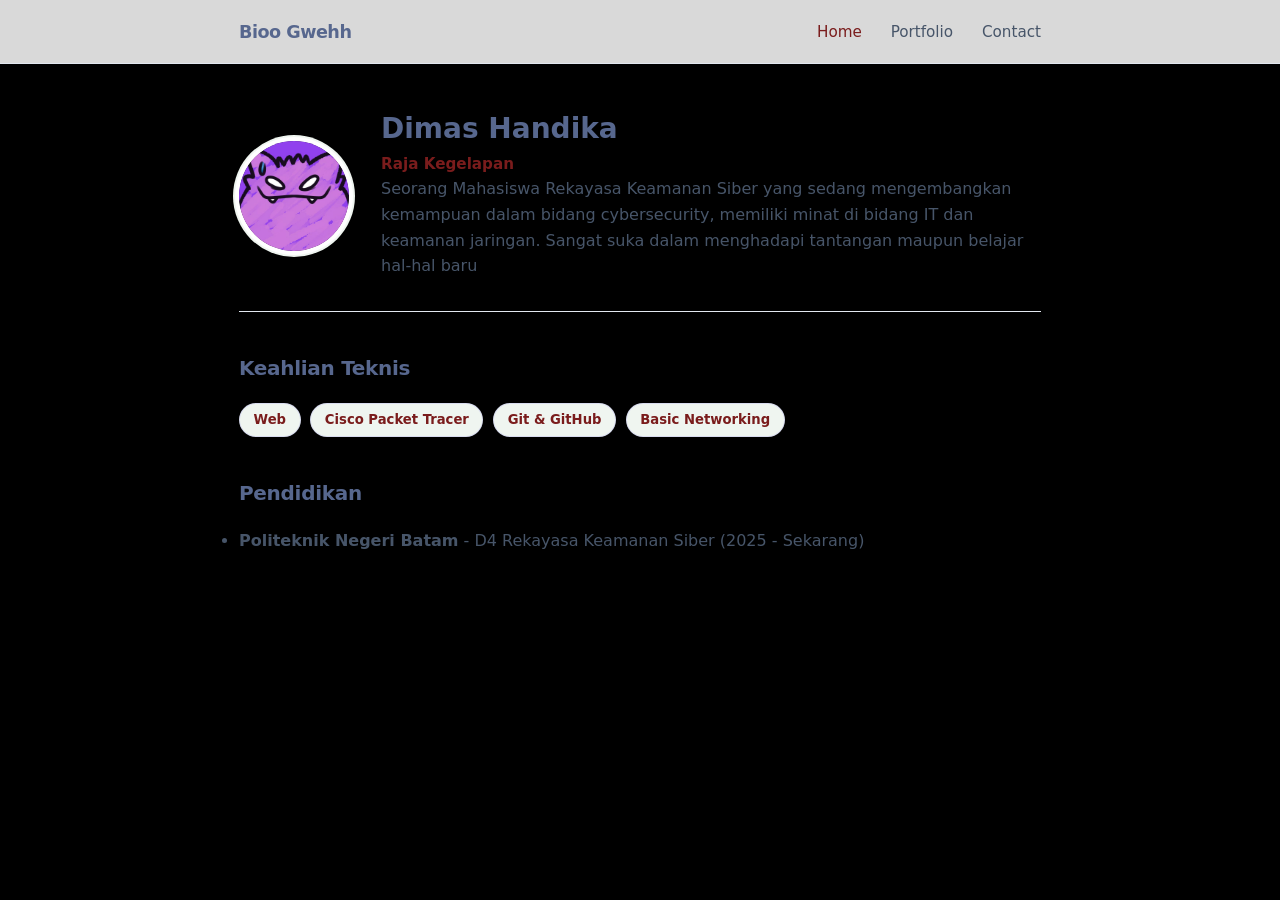
<file: minggu1/index.html>
<!DOCTYPE html>
<html lang="id">
<head>
    <meta charset="UTF-8">
    <meta name="viewport" content="width=device-width, initial-scale=1.0">
    <title>Profil Saya - Home</title>
    <link rel="stylesheet" href="style.css">
</head>
<body>
    <header>
        <nav>
            <div class="logo">Bioo Gwehh</div>
            <ul>
                <li><a href="index.html" class="active">Home</a></li>
                <li><a href="portfolio.html">Portfolio</a></li>
                <li><a href="contact.html">Contact</a></li>
            </ul>
        </nav>
    </header>

    <main>
        <section class="hero">
            <img src="poto.jpg" alt="Foto Profil">
            <div>
                <h1>Dimas Handika</h1>
                <p><strong>Raja Kegelapan</strong></p>
                <p>Seorang Mahasiswa Rekayasa Keamanan Siber yang sedang mengembangkan kemampuan dalam bidang cybersecurity, memiliki minat di bidang IT dan keamanan jaringan. Sangat suka dalam menghadapi tantangan maupun belajar hal-hal baru</p>
            </div>
        </section>

        <section>
            <h2 class="section-title">Keahlian Teknis</h2>
            <div class="skills-container">
                <span class="badge">Web</span>
                <span class="badge">Cisco Packet Tracer</span>
                <span class="badge">Git & GitHub</span>
                <span class="badge">Basic Networking</span>
            </div>
        </section>

        <section>
            <h2 class="section-title">Pendidikan</h2>
            <ul>
                <li><strong>Politeknik Negeri Batam</strong> - D4 Rekayasa Keamanan Siber (2025 - Sekarang)</li>
            </ul>
        </section>
    </main>
</body>
</html>
</file>
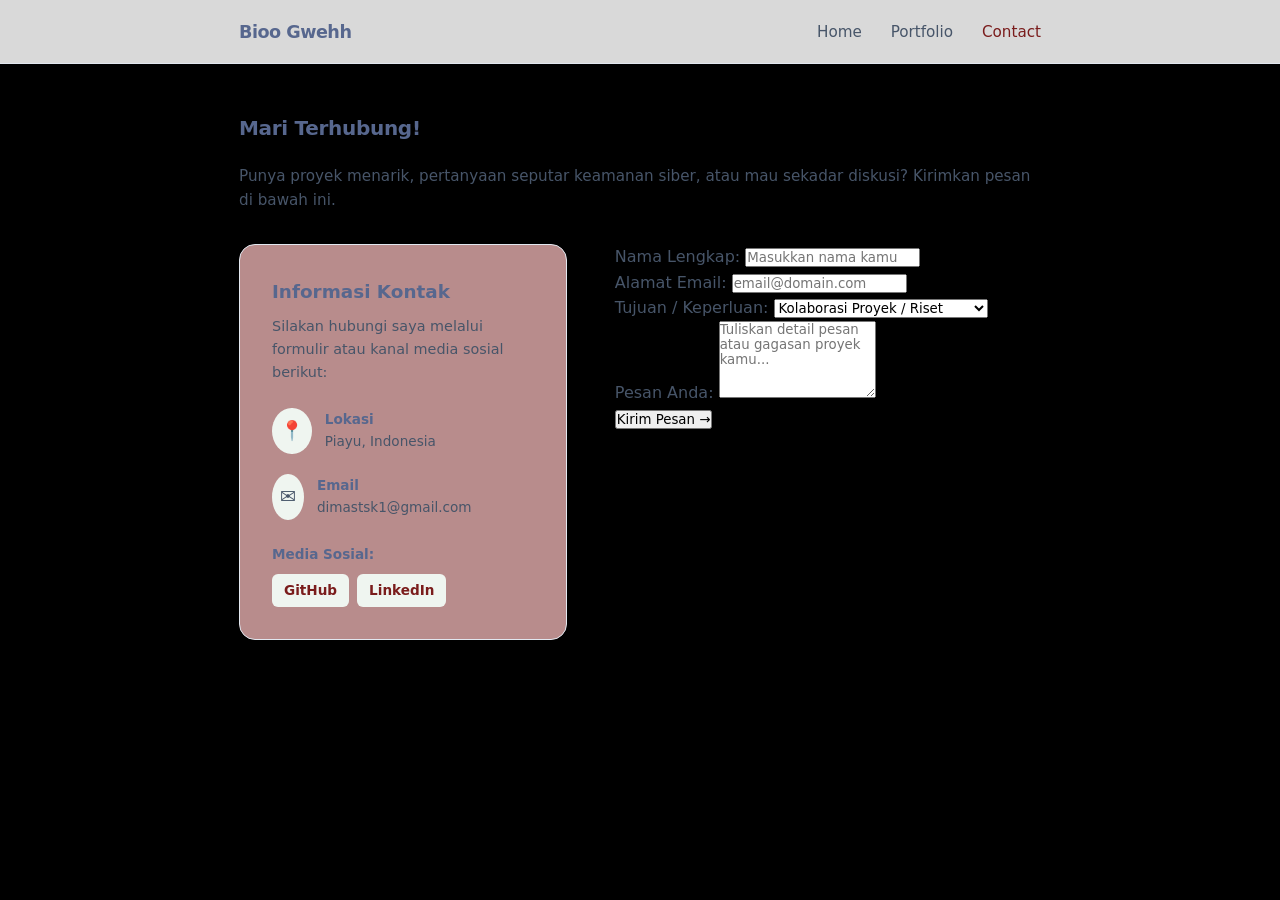
<file: minggu1/contact.html>
<!DOCTYPE html>
<html lang="id">
<head>
    <meta charset="UTF-8">
    <meta name="viewport" content="width=device-width, initial-scale=1.0">
    <title>Profil Saya - Contact</title>
    <link rel="stylesheet" href="style.css">
</head>
<body>
    <header>
        <nav>
            <div class="logo">Bioo Gwehh</div>
            <ul>
                <li><a href="index.html">Home</a></li>
                <li><a href="portfolio.html">Portfolio</a></li>
                <li><a href="contact.html" class="active">Contact</a></li>
            </ul>
        </nav>
    </header>

    <main>
        <div class="contact-header">
            <h2 class="section-title">Mari Terhubung!</h2>
            <p>Punya proyek menarik, pertanyaan seputar keamanan siber, atau mau sekadar diskusi? Kirimkan pesan di bawah ini.</p>
        </div>

        <div class="contact-wrapper">
            <!-- Kolom Kiri: Info & Sosial Media -->
            <div class="contact-info">
                <h3>Informasi Kontak</h3>
                <p>Silakan hubungi saya melalui formulir atau kanal media sosial berikut:</p>
                
                <div class="info-list">
                    <div class="info-item">
                        <span class="info-icon">📍</span>
                        <div>
                            <strong>Lokasi</strong>
                            <p>Piayu, Indonesia</p>
                        </div>
                    </div>
                    <div class="info-item">
                        <span class="info-icon">✉️</span>
                        <div>
                            <strong>Email</strong>
                            <p>dimastsk1@gmail.com</p>
                        </div>
                    </div>
                </div>

                <div class="social-links">
                    <strong>Media Sosial:</strong>
                    <div class="social-badges">
                        <a href="https://github.com" target="_blank" class="badge-link">GitHub</a>
                        <a href="https://linkedin.com" target="_blank" class="badge-link">LinkedIn</a>
                    </div>
                </div>
            </div>

            <!-- Kolom Kanan: Formulir Kontak -->
            <form action="#" method="POST" class="contact-form">
                <div class="form-group">
                    <label for="nama">Nama Lengkap:</label>
                    <input type="text" id="nama" name="nama" required placeholder="Masukkan nama kamu">
                </div>

                <div class="form-group">
                    <label for="email">Alamat Email:</label>
                    <input type="email" id="email" name="email" required placeholder="email@domain.com">
                </div>

                <div class="form-group">
                    <label for="kategori">Tujuan / Keperluan:</label>
                    <select id="kategori" name="kategori">
                        <option value="kolaborasi">Kolaborasi Proyek / Riset</option>
                        <option value="konsultasi">Diskusi Keamanan Siber & IT</option>
                        <option value="pertanyaan">Pertanyaan Umum</option>
                    </select>
                </div>

                <div class="form-group">
                    <label for="pesan">Pesan Anda:</label>
                    <textarea id="pesan" name="pesan" rows="5" required placeholder="Tuliskan detail pesan atau gagasan proyek kamu..."></textarea>
                </div>

                <button type="submit">Kirim Pesan &rarr;</button>
            </form>
        </div>
    </main>
</body>
</html>
</file>
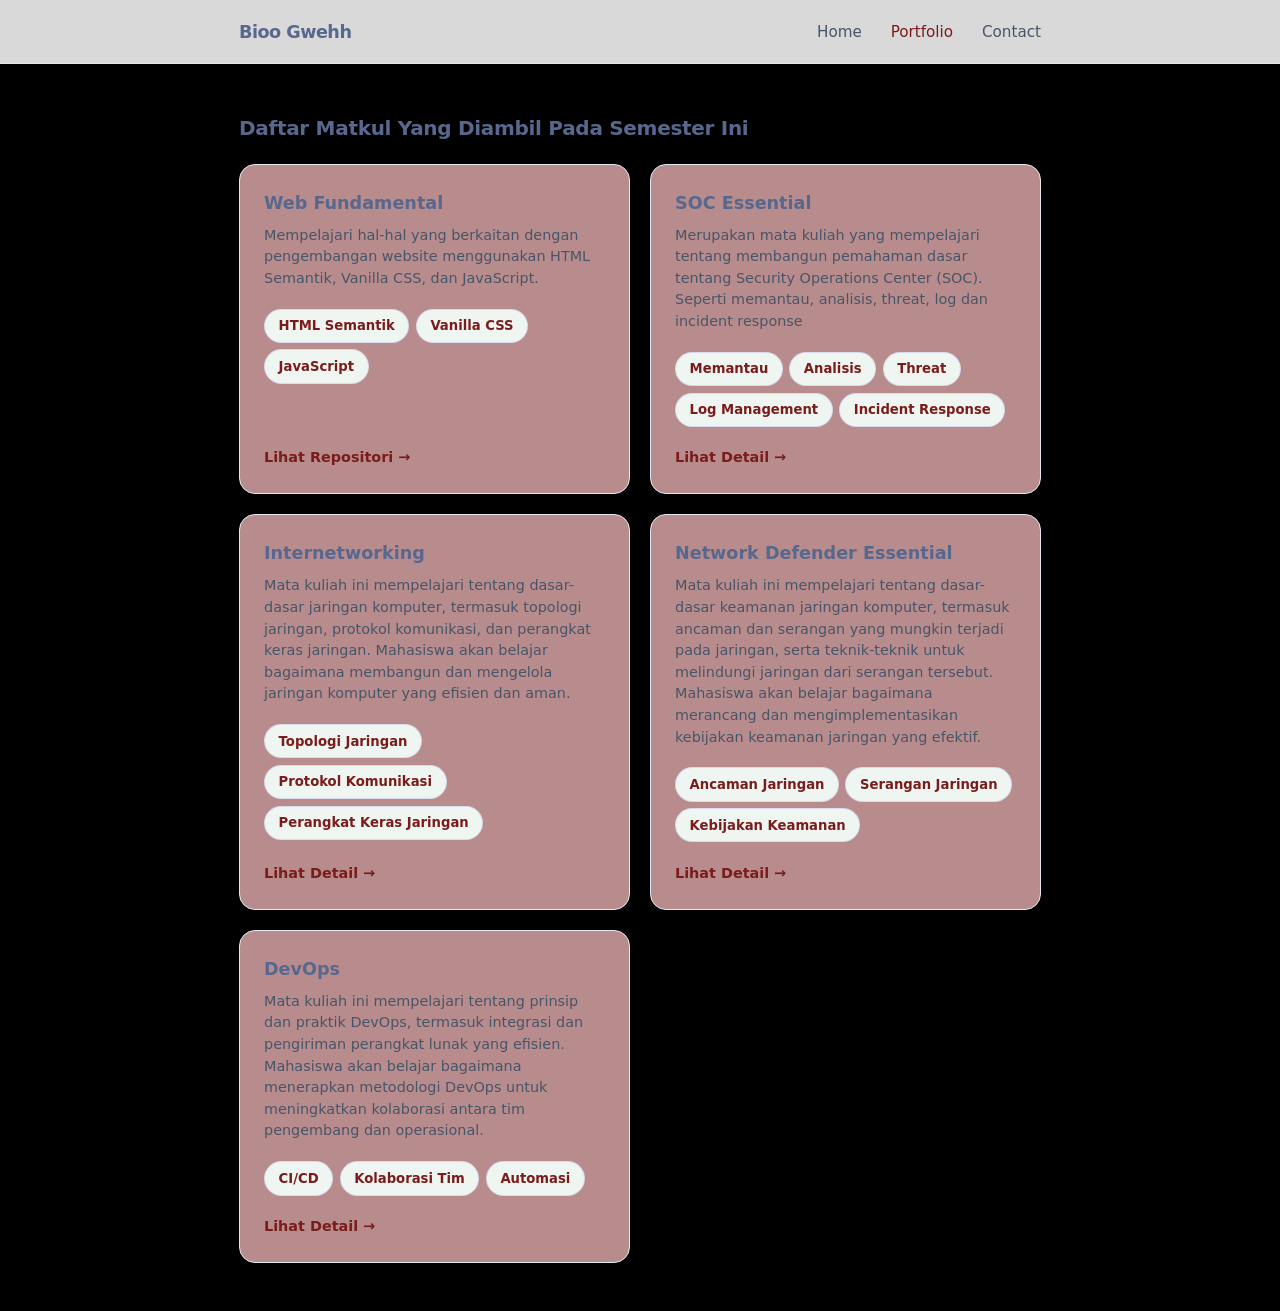
<file: minggu1/portfolio.html>
<!DOCTYPE html>
<html lang="id">
<head>
    <meta charset="UTF-8">
    <meta name="viewport" content="width=device-width, initial-scale=1.0">
    <title>Profil Saya - Portfolio</title>
    <link rel="stylesheet" href="style.css">
</head>
<body>
    <header>
        <nav>
            <div class="logo">Bioo Gwehh</div>
            <ul>
                <li><a href="index.html">Home</a></li>
                <li><a href="portfolio.html" class="active">Portfolio</a></li>
                <li><a href="contact.html">Contact</a></li>
            </ul>
        </nav>
    </header>

    <main>
        <h2 class="section-title">Daftar Matkul Yang Diambil Pada Semester Ini</h2>
        <div class="project-grid">
            <div class="card">
                <div>
                    <h3>Web Fundamental</h3>
                    <p>Mempelajari hal-hal yang berkaitan dengan pengembangan website menggunakan HTML Semantik, Vanilla CSS, dan JavaScript.</p>
                    <div class="card-tags">
                        <span class="badge">HTML Semantik</span>
                        <span class="badge">Vanilla CSS</span>
                        <span class="badge">JavaScript</span>
                    </div>
                </div>
                <a href="#">Lihat Repositori &rarr;</a>
            </div>

            <div class="card">
                <div>
                    <h3>SOC Essential</h3>
                    <p>Merupakan mata kuliah yang mempelajari tentang membangun pemahaman dasar tentang Security Operations Center (SOC). Seperti memantau, analisis, threat, log dan incident response</p>
                    <div class="card-tags">
                        <span class="badge">Memantau</span>
                        <span class="badge">Analisis</span>
                        <span class="badge">Threat</span>
                        <span class="badge">Log Management</span>
                        <span class="badge">Incident Response</span>
                    </div>
                </div>
                <a href="#">Lihat Detail &rarr;</a>
            </div>

            <div class="card"> 
                <div>
                    <h3>Internetworking</h3>
                    <p>Mata kuliah ini mempelajari tentang dasar-dasar jaringan komputer, termasuk topologi jaringan, protokol komunikasi, dan perangkat keras jaringan. Mahasiswa akan belajar bagaimana membangun dan mengelola jaringan komputer yang efisien dan aman.</p>
                    <div class="card-tags">
                        <span class="badge">Topologi Jaringan</span>
                        <span class="badge">Protokol Komunikasi</span>
                        <span class="badge">Perangkat Keras Jaringan</span>
                    </div>
                </div>
                <a href="#">Lihat Detail &rarr;</a>
            </div>

            <div class="card">
                <div>
                    <h3>Network Defender Essential</h3>
                    <p>Mata kuliah ini mempelajari tentang dasar-dasar keamanan jaringan komputer, termasuk ancaman dan serangan yang mungkin terjadi pada jaringan, serta teknik-teknik untuk melindungi jaringan dari serangan tersebut. Mahasiswa akan belajar bagaimana merancang dan mengimplementasikan kebijakan keamanan jaringan yang efektif.</p>
                    <div class="card-tags">
                        <span class="badge">Ancaman Jaringan</span>
                        <span class="badge">Serangan Jaringan</span>
                        <span class="badge">Kebijakan Keamanan</span>
                    </div>
                </div>
                <a href="#">Lihat Detail &rarr;</a>
            </div>

            <div class="card">
                <div>
                    <h3>DevOps</h3>
                    <p>Mata kuliah ini mempelajari tentang prinsip dan praktik DevOps, termasuk integrasi dan pengiriman perangkat lunak yang efisien. Mahasiswa akan belajar bagaimana menerapkan metodologi DevOps untuk meningkatkan kolaborasi antara tim pengembang dan operasional.</p>
                    <div class="card-tags">
                        <span class="badge">CI/CD</span>
                        <span class="badge">Kolaborasi Tim</span>
                        <span class="badge">Automasi</span>
                    </div>
                </div>
                <a href="#">Lihat Detail &rarr;</a>
        </div>
    </main>
</body>
</html>
</file>
<file: minggu1/style.css>
/* ==========================================
   RESET & VARIABLES
   ========================================== */
:root {
    --bg-main: #000000;
    --bg-card: #b88c8c;
    --text-primary: #57678e;
    --text-secondary: #475569;
    --accent: #7a1c1c;          /* Indigo Modern */
    --accent-hover: #1c8bb7;
    --accent-light: #eff5f0;
    --border-color: #e2e8f0;
    --radius-sm: 8px;
    --radius-lg: 16px;
    --transition: all 0.25s cubic-bezier(0.4, 0, 0.2, 1);
}

* {
    margin: 0;
    padding: 0;
    box-sizing: border-box;
    font-family: system-ui, -apple-system, BlinkMacSystemFont, 'Segoe UI', Roboto, Oxygen, Ubuntu, Cantarell, sans-serif;
}

body {
    background-color: var(--bg-main);
    color: var(--text-secondary);
    line-height: 1.6;
    -webkit-font-smoothing: antialiased;
}

/* ==========================================
   NAVIGASI (HEADER)
   ========================================== */
header {
    background: rgba(255, 255, 255, 0.85);
    backdrop-filter: blur(12px); /* Efek Kaca Transparan */
    border-bottom: 1px solid var(--border-color);
    position: sticky;
    top: 0;
    z-index: 100;
}

nav {
    max-width: 850px;
    margin: 0 auto;
    display: flex;
    justify-content: space-between;
    align-items: center;
    padding: 1.1rem 1.5rem;
}

nav .logo {
    font-weight: 700;
    font-size: 1.1rem;
    color: var(--text-primary);
    letter-spacing: -0.5px;
}

nav ul {
    display: flex;
    list-style: none;
    gap: 1.8rem;
}

nav a {
    text-decoration: none;
    color: var(--text-secondary);
    font-weight: 500;
    font-size: 0.95rem;
    transition: var(--transition);
}

nav a:hover, nav a.active {
    color: var(--accent);
}

/* ==========================================
   CONTAINER UTAMA
   ========================================== */
main {
    max-width: 850px;
    margin: 3rem auto;
    padding: 0 1.5rem;
}

.section-title {
    margin: 2.5rem 0 1.2rem;
    font-size: 1.25rem;
    font-weight: 700;
    color: var(--text-primary);
    letter-spacing: -0.3px;
}

/* ==========================================
   HERO SECTION (HOME)
   ========================================== */
.hero {
    display: flex;
    align-items: center;
    gap: 2rem;
    padding-bottom: 2rem;
    border-bottom: 1px solid var(--border-color);
}

.hero img {
    width: 110px;
    height: 110px;
    border-radius: 50%;
    object-fit: cover;
    box-shadow: 0 0 0 4px #ffffff, 0 0 0 6px var(--accent-light);
}

.hero h1 {
    font-size: 1.75rem;
    color: var(--text-primary);
    font-weight: 800;
    line-height: 1.2;
    margin-bottom: 0.3rem;
}

.hero p strong {
    color: var(--accent);
    font-weight: 600;
    font-size: 0.95rem;
}

/* ==========================================
   BADGES & SKILLS
   ========================================== */
.skills-container {
    display: flex;
    flex-wrap: wrap;
    gap: 0.6rem;
}

.badge {
    background: var(--accent-light);
    color: var(--accent);
    padding: 0.35rem 0.85rem;
    border-radius: 20px;
    font-size: 0.825rem;
    font-weight: 600;
    border: 1px solid rgba(79, 70, 229, 0.15);
    transition: var(--transition);
}

.badge:hover {
    background: var(--accent);
    color: #ffffff;
}

/* ==========================================
   PORTFOLIO CARDS
   ========================================== */
.project-grid {
    display: grid;
    grid-template-columns: repeat(auto-fit, minmax(260px, 1fr));
    gap: 1.25rem;
}

.card {
    background: var(--bg-card);
    border: 1px solid var(--border-color);
    border-radius: var(--radius-lg);
    padding: 1.5rem;
    display: flex;
    flex-direction: column;
    justify-content: space-between;
    transition: var(--transition);
}

.card:hover {
    transform: translateY(-4px);
    border-color: #cbd5e1;
    box-shadow: 0 12px 20px -8px rgba(0, 0, 0, 0.06);
}

.card h3 {
    font-size: 1.1rem;
    color: var(--text-primary);
    margin-bottom: 0.5rem;
}

.card p {
    font-size: 0.9rem;
    line-height: 1.5;
}

.card-tags {
    margin: 1.2rem 0;
    display: flex;
    gap: 0.4rem;
    flex-wrap: wrap;
}

.card a {
    color: var(--accent);
    text-decoration: none;
    font-size: 0.9rem;
    font-weight: 600;
    display: inline-flex;
    align-items: center;
    gap: 0.3rem;
    transition: var(--transition);
}

.card a:hover {
    gap: 0.5rem;
}

/* ==========================================
   FORMULIR KONTAK
   ========================================== */
/* ==========================================
   DESAIN FORMULIR KONTAK MODERN
   ========================================== */
.contact-header {
    margin-bottom: 2rem;
}

.contact-header p {
    color: var(--text-secondary);
    font-size: 0.95rem;
}

.contact-wrapper {
    display: grid;
    grid-template-columns: 1fr 1.3fr;
    gap: 3rem;
    align-items: start;
}

/* Kolom Info Kiri */
.contact-info {
    background: var(--bg-card);
    border: 1px solid var(--border-color);
    border-radius: var(--radius-lg);
    padding: 2rem;
}

.contact-info h3 {
    color: var(--text-primary);
    font-size: 1.15rem;
    margin-bottom: 0.5rem;
}

.contact-info p {
    font-size: 0.9rem;
    margin-bottom: 1.5rem;
}

.info-list {
    display: flex;
    flex-direction: column;
    gap: 1.2rem;
    margin-bottom: 1.5rem;
}

.info-item {
    display: flex;
    align-items: center;
    gap: 0.8rem;
}

.info-icon {
    font-size: 1.2rem;
    background: var(--accent-light);
    padding: 0.5rem;
    border-radius: 50%;
}

.info-item strong {
    display: block;
    font-size: 0.85rem;
    color: var(--text-primary);
}

.info-item p {
    margin: 0;
    font-size: 0.85rem;
}

.social-links strong {
    display: block;
    font-size: 0.85rem;
    color: var(--text-primary);
    margin-bottom: 0.5rem;
}

.social-badges {
    display: flex;
    gap: 0.5rem;
}

.badge-link {
    background: var(--accent-light);
    color: var(--accent);
    text-decoration: none;
    padding: 0.35rem 0.75rem;
    border-radius: 6px;
    font-size: 0.85rem;
    font-weight: 600;
    transition: var(--transition);
}

.badge-link:hover {
    background: var(--accent);
    color: #ffffff;
}

/* Responsif untuk Layar HP */
@media (max-width: 640px) {
    .contact-wrapper {
        grid-template-columns: 1fr;
    }
}
</file>
